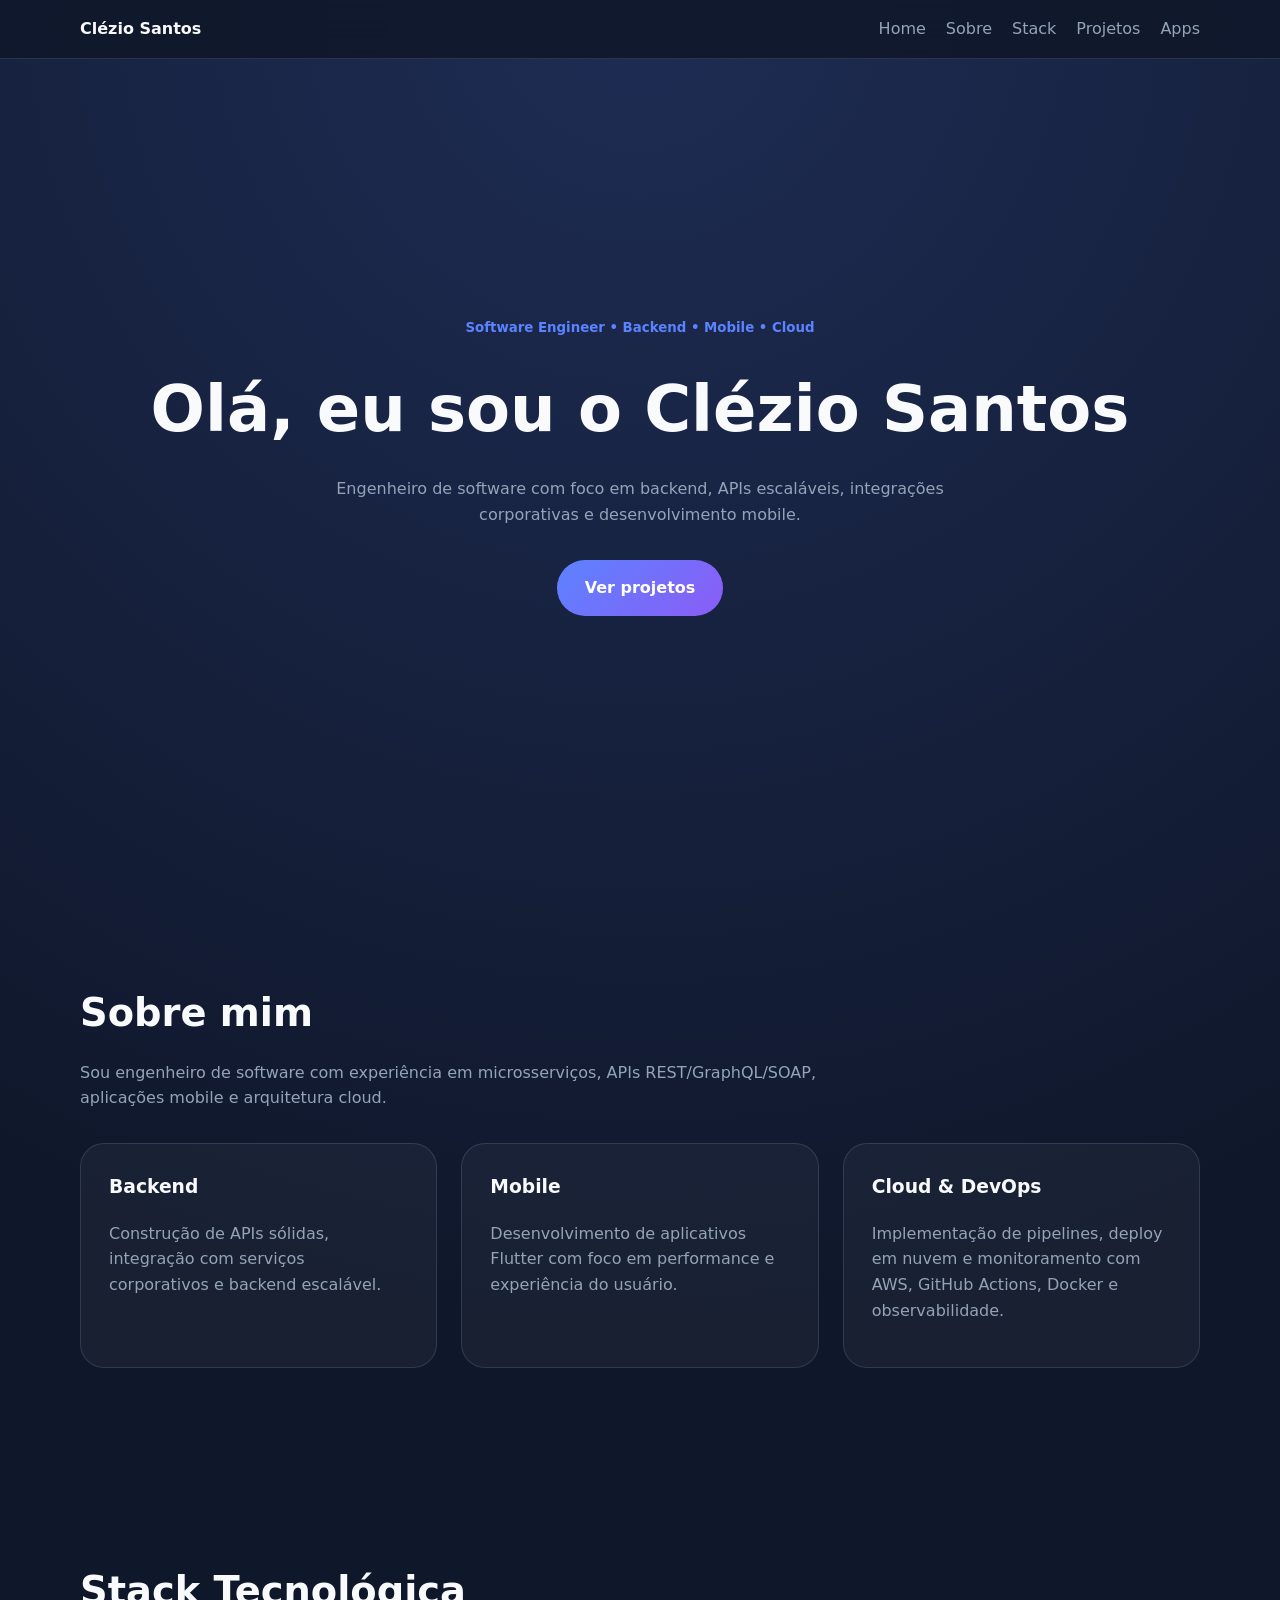
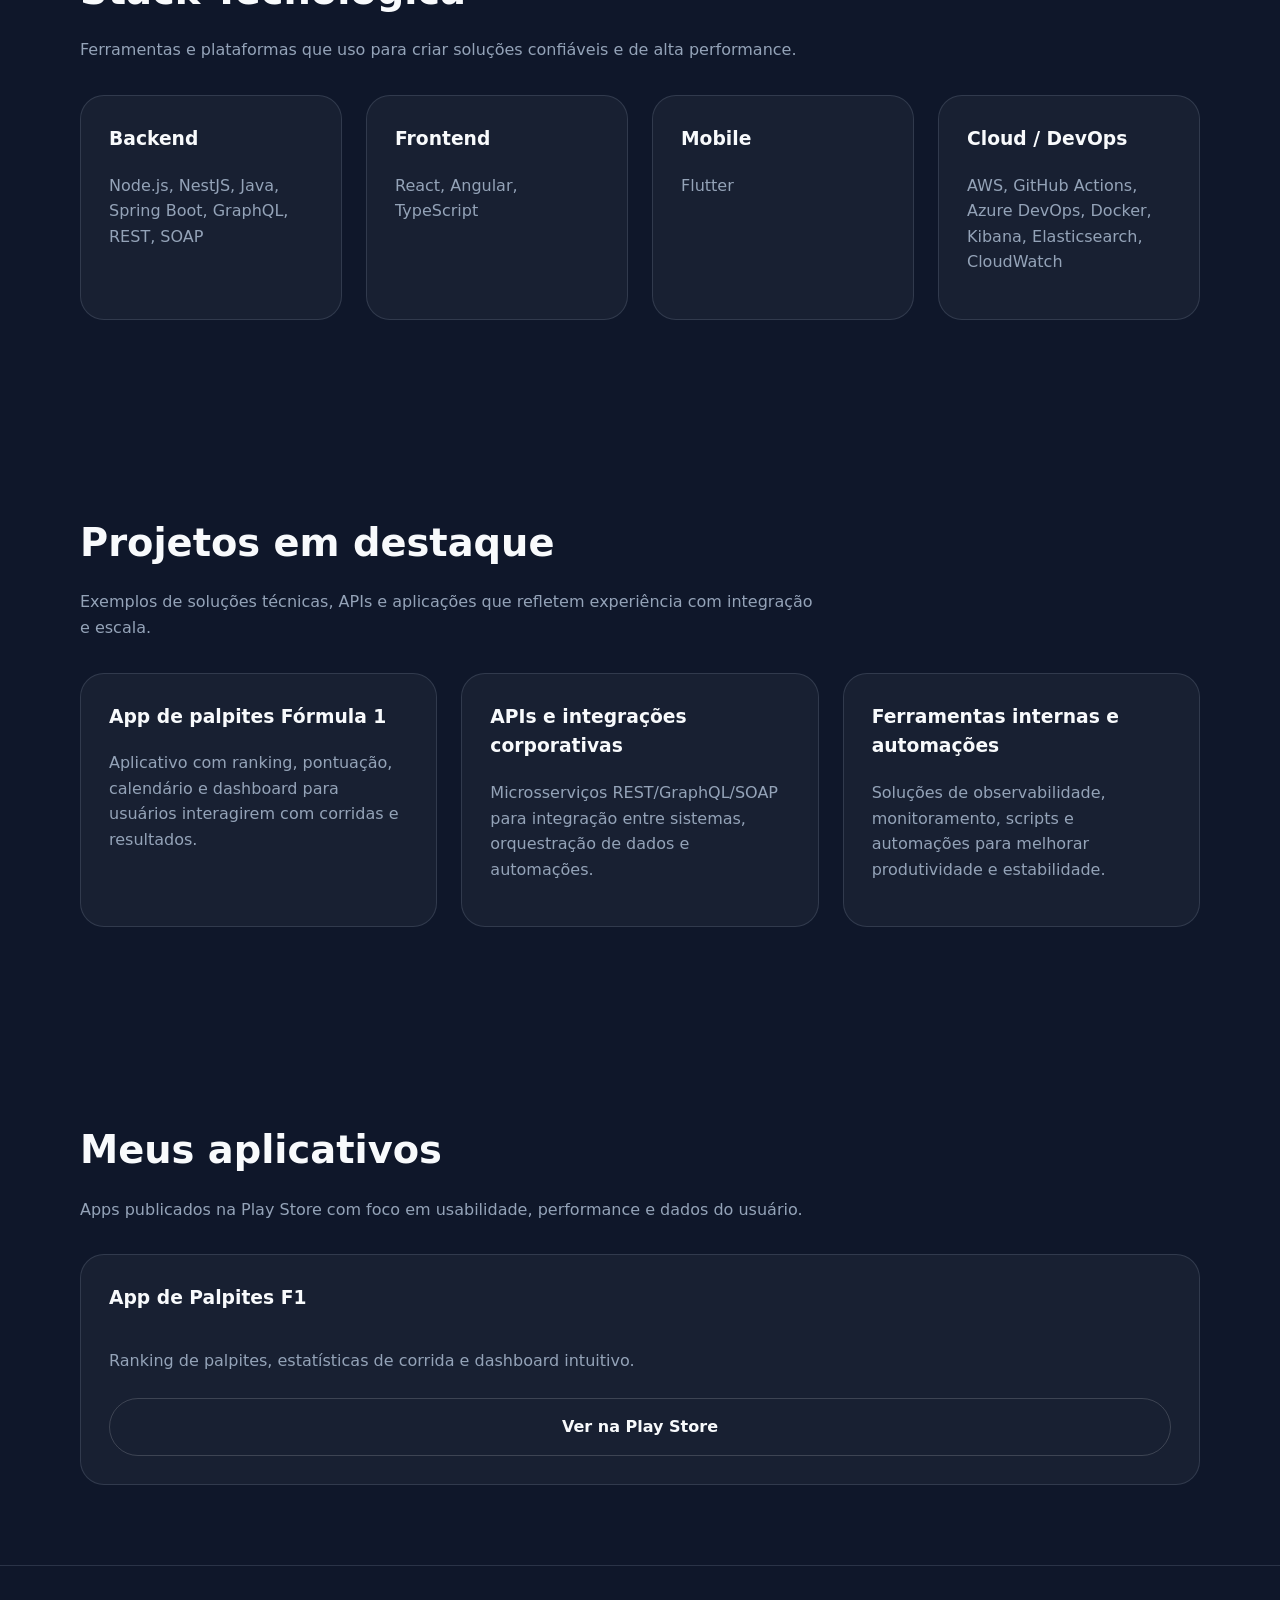
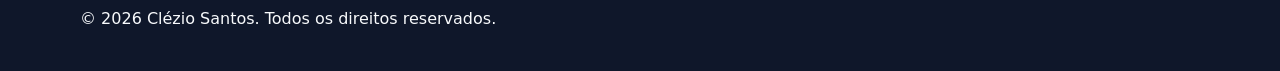
<file: index.html>
<!DOCTYPE html>
<html lang="pt-BR">
<head>
  <meta charset="UTF-8" />
  <meta name="viewport" content="width=device-width, initial-scale=1.0" />
  <title>Clézio Santos | Software Engineer</title>
  <link rel="stylesheet" href="css/styles.css" />
</head>
<body>
  <header class="site-header">
    <div class="container header-content">
      <a class="logo" href="#home">Clézio Santos</a>
      <nav class="main-nav">
        <a href="#home">Home</a>
        <a href="#sobre">Sobre</a>
        <a href="#stack">Stack</a>
        <a href="#projetos">Projetos</a>
        <a href="#apps">Apps</a>
      </nav>
    </div>
  </header>

  <main>
    <section id="home" class="hero">
      <div class="container hero-content">
        <small>Software Engineer • Backend • Mobile • Cloud</small>
        <h1>Olá, eu sou o Clézio Santos</h1>
        <p>Engenheiro de software com foco em backend, APIs escaláveis, integrações corporativas e desenvolvimento mobile.</p>
        <div class="hero-actions">
          <a class="button" href="#projetos">Ver projetos</a>
        </div>
      </div>
    </section>

    <section id="sobre" class="section about">
      <div class="container">
        <div class="section-header">
          <h2>Sobre mim</h2>
          <p>Sou engenheiro de software com experiência em microsserviços, APIs REST/GraphQL/SOAP, aplicações mobile e arquitetura cloud.</p>
        </div>
        <div class="about-grid">
          <div class="about-item">
            <h3>Backend</h3>
            <p>Construção de APIs sólidas, integração com serviços corporativos e backend escalável.</p>
          </div>
          <div class="about-item">
            <h3>Mobile</h3>
            <p>Desenvolvimento de aplicativos Flutter com foco em performance e experiência do usuário.</p>
          </div>
          <div class="about-item">
            <h3>Cloud & DevOps</h3>
            <p>Implementação de pipelines, deploy em nuvem e monitoramento com AWS, GitHub Actions, Docker e observabilidade.</p>
          </div>
        </div>
      </div>
    </section>

    <section id="stack" class="section stack">
      <div class="container">
        <div class="section-header">
          <h2>Stack Tecnológica</h2>
          <p>Ferramentas e plataformas que uso para criar soluções confiáveis e de alta performance.</p>
        </div>
        <div class="stack-grid">
          <div class="stack-card">
            <h3>Backend</h3>
            <p>Node.js, NestJS, Java, Spring Boot, GraphQL, REST, SOAP</p>
          </div>
          <div class="stack-card">
            <h3>Frontend</h3>
            <p>React, Angular, TypeScript</p>
          </div>
          <div class="stack-card">
            <h3>Mobile</h3>
            <p>Flutter</p>
          </div>
          <div class="stack-card">
            <h3>Cloud / DevOps</h3>
            <p>AWS, GitHub Actions, Azure DevOps, Docker, Kibana, Elasticsearch, CloudWatch</p>
          </div>
        </div>
      </div>
    </section>

    <section id="projetos" class="section projects">
      <div class="container">
        <div class="section-header">
          <h2>Projetos em destaque</h2>
          <p>Exemplos de soluções técnicas, APIs e aplicações que refletem experiência com integração e escala.</p>
        </div>
        <div class="project-grid">
          <article class="project-card">
            <h3>App de palpites Fórmula 1</h3>
            <p>Aplicativo com ranking, pontuação, calendário e dashboard para usuários interagirem com corridas e resultados.</p>
          </article>
          <article class="project-card">
            <h3>APIs e integrações corporativas</h3>
            <p>Microsserviços REST/GraphQL/SOAP para integração entre sistemas, orquestração de dados e automações.</p>
          </article>
          <article class="project-card">
            <h3>Ferramentas internas e automações</h3>
            <p>Soluções de observabilidade, monitoramento, scripts e automações para melhorar produtividade e estabilidade.</p>
          </article>
        </div>
      </div>
    </section>

    <section id="apps" class="section apps">
      <div class="container">
        <div class="section-header">
          <h2>Meus aplicativos</h2>
          <p>Apps publicados na Play Store com foco em usabilidade, performance e dados do usuário.</p>
        </div>
        <div class="app-grid">
          <article class="app-card">
            <h3>App de Palpites F1</h3>
            <p>Ranking de palpites, estatísticas de corrida e dashboard intuitivo.</p>
            <a class="button button-secondary" href="https://play.google.com/store/apps/details?id=br.com.easymobi.fguess" target="_blank" rel="noreferrer">Ver na Play Store</a>
          </article>
        </div>
      </div>
    </section>
  </main>

  <footer class="site-footer">
    <div class="container footer-content">
      <p>© 2026 Clézio Santos. Todos os direitos reservados.</p>
    </div>
  </footer>
</body>
</html>
</file>
<file: css/styles.css>
:root {
  --bg: #0f172a;
  --surface: #111827;
  --primary: #5b83ff;
  --text: #f8fafc;
  --muted: #94a3b8;
  --border: rgba(148, 163, 184, 0.2);
}

* {
  box-sizing: border-box;
}

body {
  margin: 0;
  font-family: Inter, system-ui, sans-serif;
  background: radial-gradient(circle at top, rgba(91, 131, 255, 0.2), transparent 40%), var(--bg);
  color: var(--text);
  line-height: 1.6;
}

img {
  max-width: 100%;
}

.container {
  width: min(1120px, calc(100% - 2rem));
  margin: 0 auto;
}

.site-header {
  position: sticky;
  top: 0;
  z-index: 10;
  backdrop-filter: blur(14px);
  background: rgba(15, 23, 42, 0.88);
  border-bottom: 1px solid var(--border);
}

.header-content {
  display: flex;
  align-items: center;
  justify-content: space-between;
  gap: 1rem;
  padding: 1rem 0;
}

.logo {
  font-weight: 700;
  text-decoration: none;
  color: var(--text);
}

.main-nav {
  display: flex;
  gap: 1.25rem;
}

.main-nav a {
  color: var(--muted);
  text-decoration: none;
  transition: color 0.2s ease;
}

.main-nav a:hover {
  color: var(--text);
}

.hero {
  min-height: calc(100vh - 88px);
  display: grid;
  place-items: center;
  text-align: center;
  padding: 4rem 0;
}

.hero h1 {
  font-size: clamp(2.5rem, 5vw, 4rem);
  margin: 0 0 1rem;
}

.hero p {
  max-width: 660px;
  margin: 0 auto 1.75rem;
  color: var(--muted);
}

.button {
  display: inline-flex;
  align-items: center;
  justify-content: center;
  padding: 0.95rem 1.75rem;
  border-radius: 999px;
  border: none;
  color: white;
  background: linear-gradient(135deg, #5b83ff, #8b5cf6);
  text-decoration: none;
  font-weight: 600;
}

.section {
  padding: 5rem 0;
}

.section h2 {
  font-size: clamp(2rem, 3vw, 2.75rem);
  margin-bottom: 1rem;
}

.section p {
  max-width: 740px;
  color: var(--muted);
}

.services .service-grid {
  display: grid;
  gap: 1.5rem;
  grid-template-columns: repeat(auto-fit, minmax(220px, 1fr));
  margin-top: 2rem;
}

.service-card {
  background: rgba(255, 255, 255, 0.04);
  border: 1px solid var(--border);
  border-radius: 24px;
  padding: 1.75rem;
}

.service-card h3 {
  margin-top: 0;
}

.section-header {
  max-width: 760px;
  margin-bottom: 2rem;
}

.section-header p {
  color: var(--muted);
}

.hero small {
  display: inline-block;
  color: var(--primary);
  font-weight: 600;
  margin-bottom: 1.25rem;
}

.hero-actions {
  display: flex;
  flex-wrap: wrap;
  justify-content: center;
  gap: 1rem;
  margin-top: 2rem;
}

.button-secondary {
  background: transparent;
  color: var(--text);
  border: 1px solid rgba(255, 255, 255, 0.16);
}

.about-grid,
.stack-grid,
.project-grid,
.app-grid {
  display: grid;
  gap: 1.5rem;
}

.about-grid {
  grid-template-columns: repeat(auto-fit, minmax(220px, 1fr));
}

.about-item,
.stack-card,
.project-card,
.app-card {
  background: rgba(255, 255, 255, 0.04);
  border: 1px solid var(--border);
  border-radius: 24px;
  padding: 1.75rem;
}

.about-item h3,
.stack-card h3,
.project-card h3,
.app-card h3 {
  margin-top: 0;
}

.stack-grid {
  grid-template-columns: repeat(auto-fit, minmax(220px, 1fr));
}

.project-grid {
  grid-template-columns: repeat(auto-fit, minmax(260px, 1fr));
}

.app-grid {
  grid-template-columns: repeat(auto-fit, minmax(260px, 1fr));
}

.app-card {
  display: flex;
  flex-direction: column;
  justify-content: space-between;
}

.app-card p {
  margin-bottom: 1.5rem;
  color: var(--muted);
}

.site-footer {
  padding: 1.5rem 0;
  text-align: center;
  border-top: 1px solid var(--border);
}

.footer-content {
  display: flex;
  justify-content: space-between;
  align-items: center;
  gap: 1rem;
  flex-wrap: wrap;
}

@media (max-width: 720px) {
  .header-content {
    flex-direction: column;
    align-items: flex-start;
  }

  .main-nav {
    flex-wrap: wrap;
  }

  .hero {
    padding: 3rem 0;
  }

  .hero-actions {
    justify-content: stretch;
  }
}
</file>
